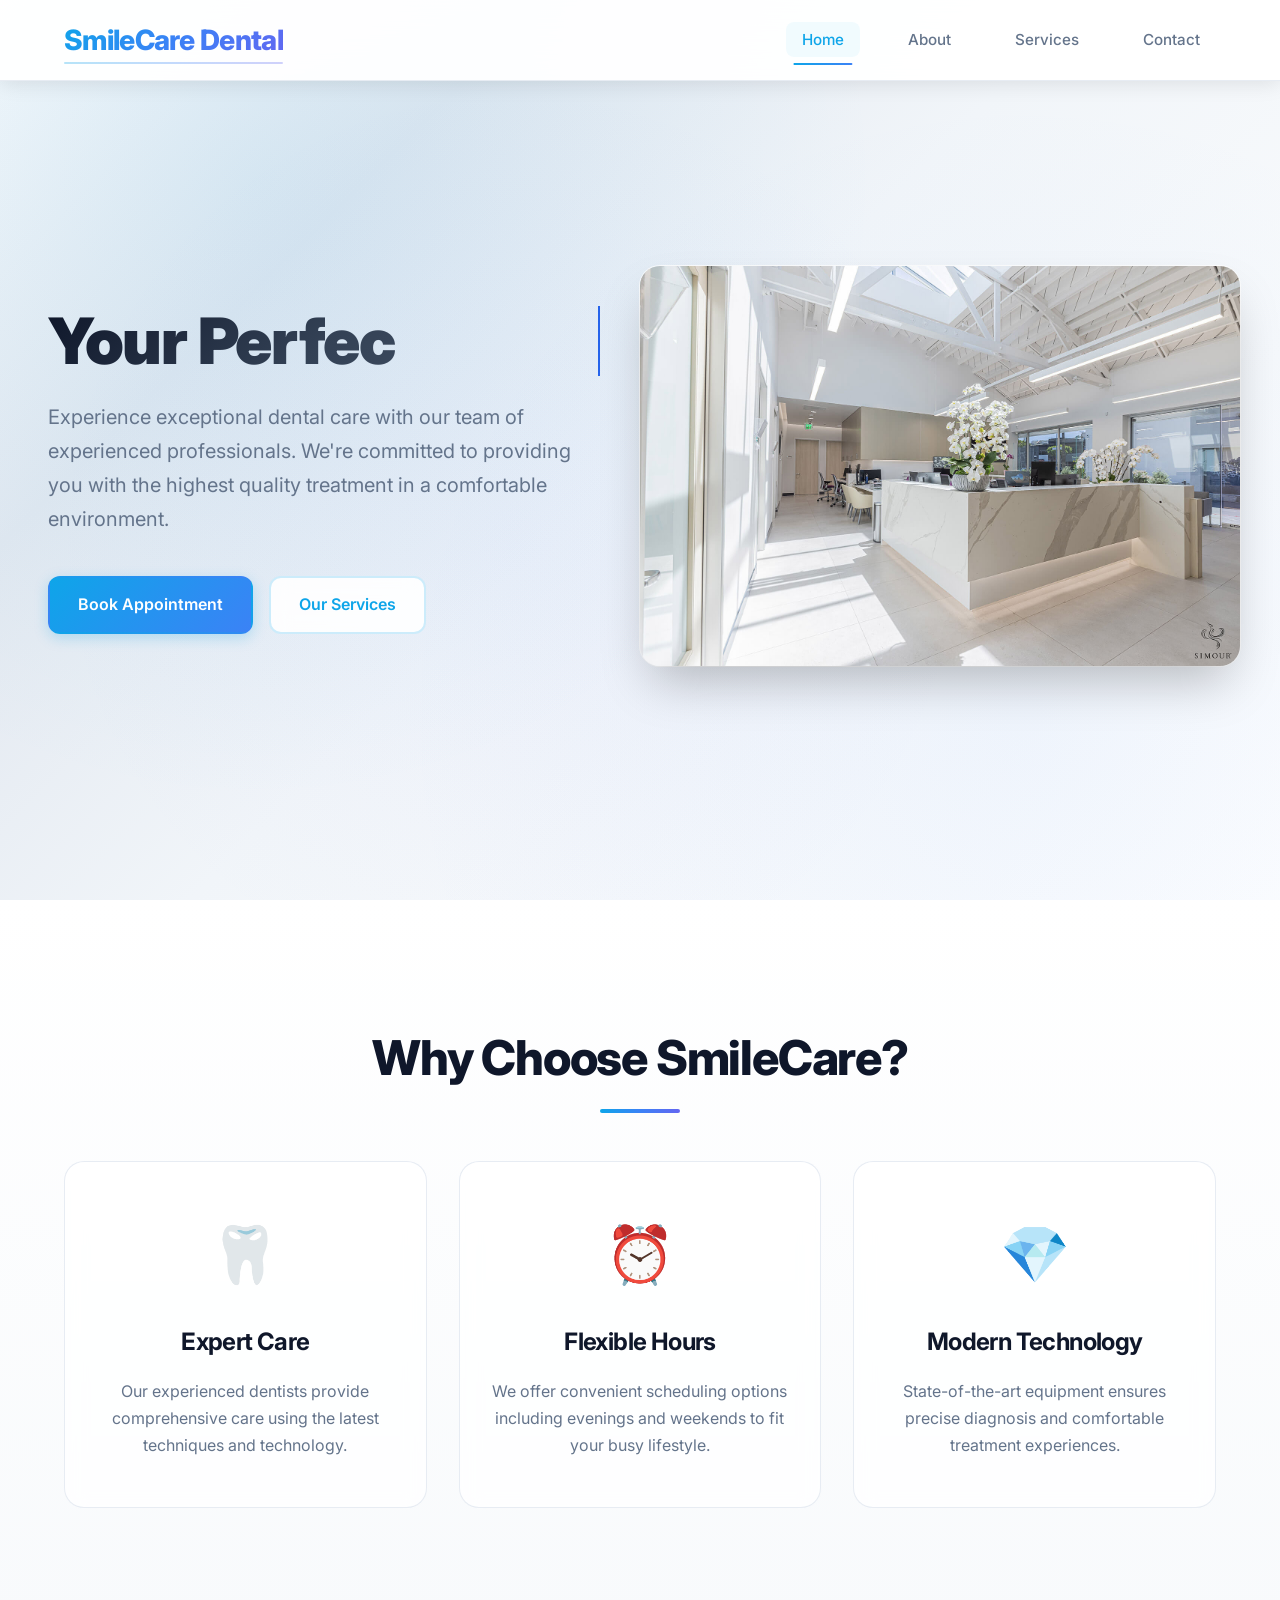
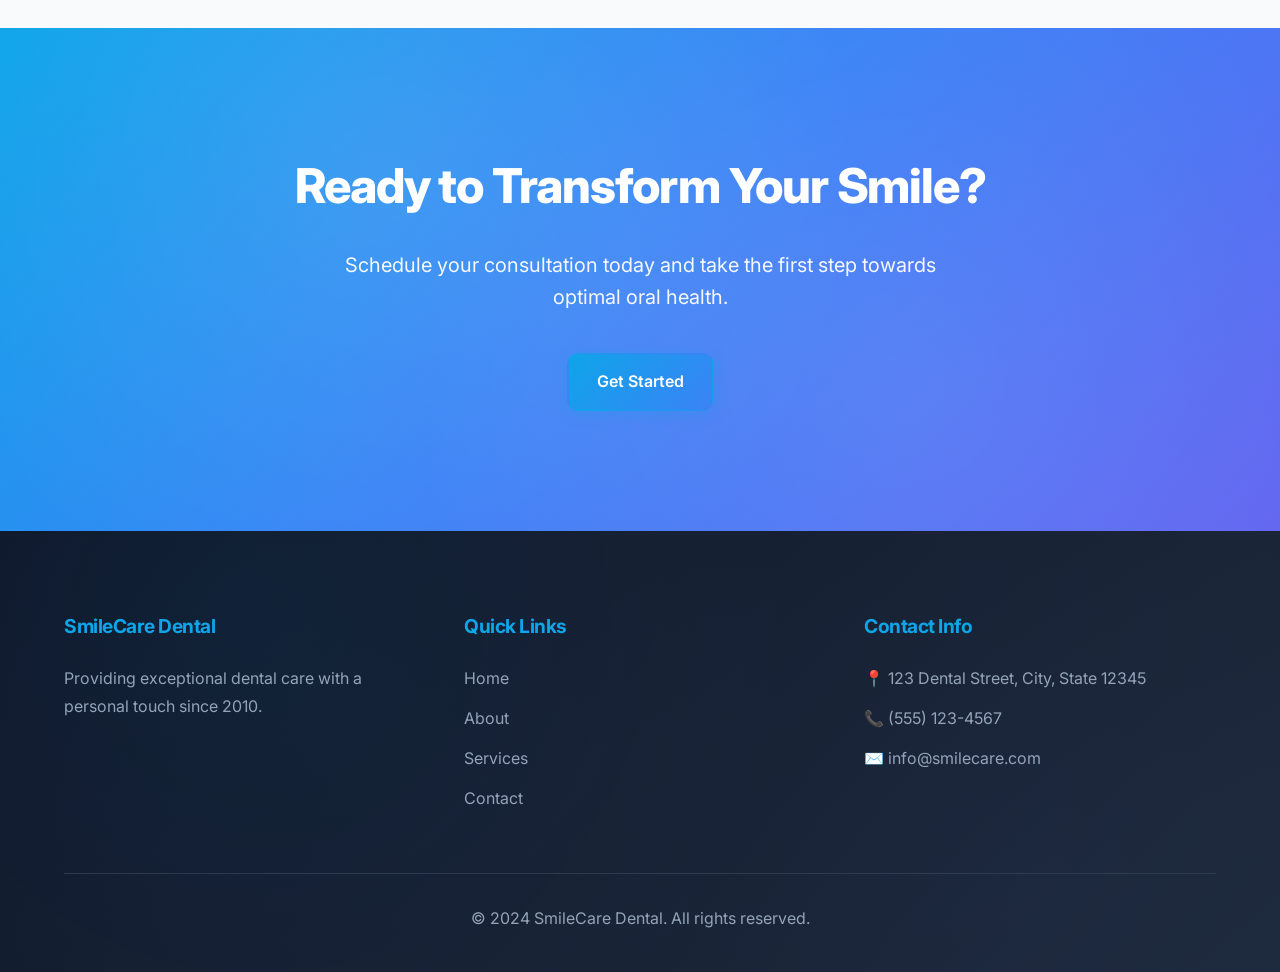
<file: index.html>
<!DOCTYPE html>
<html lang="en">
<head>
    <meta charset="UTF-8">
    <meta name="viewport" content="width=device-width, initial-scale=1.0">
    <title>SmileCare Dental - Your Trusted Dental Practice</title>
    <link rel="stylesheet" href="styles.css">
    <link href="https://fonts.googleapis.com/css2?family=Inter:wght@300;400;500;600;700&display=swap" rel="stylesheet">
</head>
<body>
    <nav class="navbar">
        <div class="nav-container">
            <div class="nav-logo">
                <h2>SmileCare Dental</h2>
            </div>
            <ul class="nav-menu">
                <li class="nav-item">
                    <a href="index.html" class="nav-link active">Home</a>
                </li>
                <li class="nav-item">
                    <a href="about.html" class="nav-link">About</a>
                </li>
                <li class="nav-item">
                    <a href="services.html" class="nav-link">Services</a>
                </li>
                <li class="nav-item">
                    <a href="contact.html" class="nav-link">Contact</a>
                </li>
            </ul>
            <div class="nav-toggle">
                <span class="bar"></span>
                <span class="bar"></span>
                <span class="bar"></span>
            </div>
        </div>
    </nav>

    <main>
        <section class="hero" >
            <div class="hero-content container">
                <h1 class="hero-title">Your Perfect Smile Starts Here</h1>
                <p class="hero-subtitle">Experience exceptional dental care with our team of experienced professionals. We're committed to providing you with the highest quality treatment in a comfortable environment.</p>
                <div class="hero-buttons">
                    <a href="contact.html" class="btn btn-primary">Book Appointment</a>
                    <a href="services.html" class="btn btn-secondary">Our Services</a>
                </div>
            </div>
            <div class="hero-image">
               <img src="designing_modern_clean_inviting_medical_office.jpg" alt="Modern dental office" width="600" />


            </div>
        </section>

        <section class="features">
            <div class="container">
                <h2 class="section-title">Why Choose SmileCare?</h2>
                <div class="features-grid">
                    <div class="feature-card">
                        <div class="feature-icon">🦷</div>
                        <h3>Expert Care</h3>
                        <p>Our experienced dentists provide comprehensive care using the latest techniques and technology.</p>
                    </div>
                    <div class="feature-card">
                        <div class="feature-icon">⏰</div>
                        <h3>Flexible Hours</h3>
                        <p>We offer convenient scheduling options including evenings and weekends to fit your busy lifestyle.</p>
                    </div>
                    <div class="feature-card">
                        <div class="feature-icon">💎</div>
                        <h3>Modern Technology</h3>
                        <p>State-of-the-art equipment ensures precise diagnosis and comfortable treatment experiences.</p>
                    </div>
                   
                </div>
            </div>
        </section>

        <section class="cta">
            <div class="container">
                <div class="cta-content">
                    <h2 style="color: #2563eb;">Ready to Transform Your Smile?</h2>
                    <p style="color: #2563eb;">Schedule your consultation today and take the first step towards optimal oral health.</p>
                    <a href="contact.html" class="btn btn-primary">Get Started</a>
                </div>
            </div>
        </section>
    </main>

    <footer class="footer">
        <div class="container">
            <div class="footer-content">
                <div class="footer-section">
                    <h3>SmileCare Dental</h3>
                    <p>Providing exceptional dental care with a personal touch since 2010.</p>
                </div>
                <div class="footer-section">
                    <h4>Quick Links</h4>
                    <ul>
                        <li><a href="index.html">Home</a></li>
                        <li><a href="about.html">About</a></li>
                        <li><a href="services.html">Services</a></li>
                        <li><a href="contact.html">Contact</a></li>
                    </ul>
                </div>
                <div class="footer-section">
                    <h4>Contact Info</h4>
                    <p>📍 123 Dental Street, City, State 12345</p>
                    <p>📞 (555) 123-4567</p>
                    <p>✉️ info@smilecare.com</p>
                </div>
            </div>
            <div class="footer-bottom">
                <p>&copy; 2024 SmileCare Dental. All rights reserved.</p>
            </div>
        </div>
    </footer>
    


    <script src="script.js"></script>
</body>
</html>
</file>
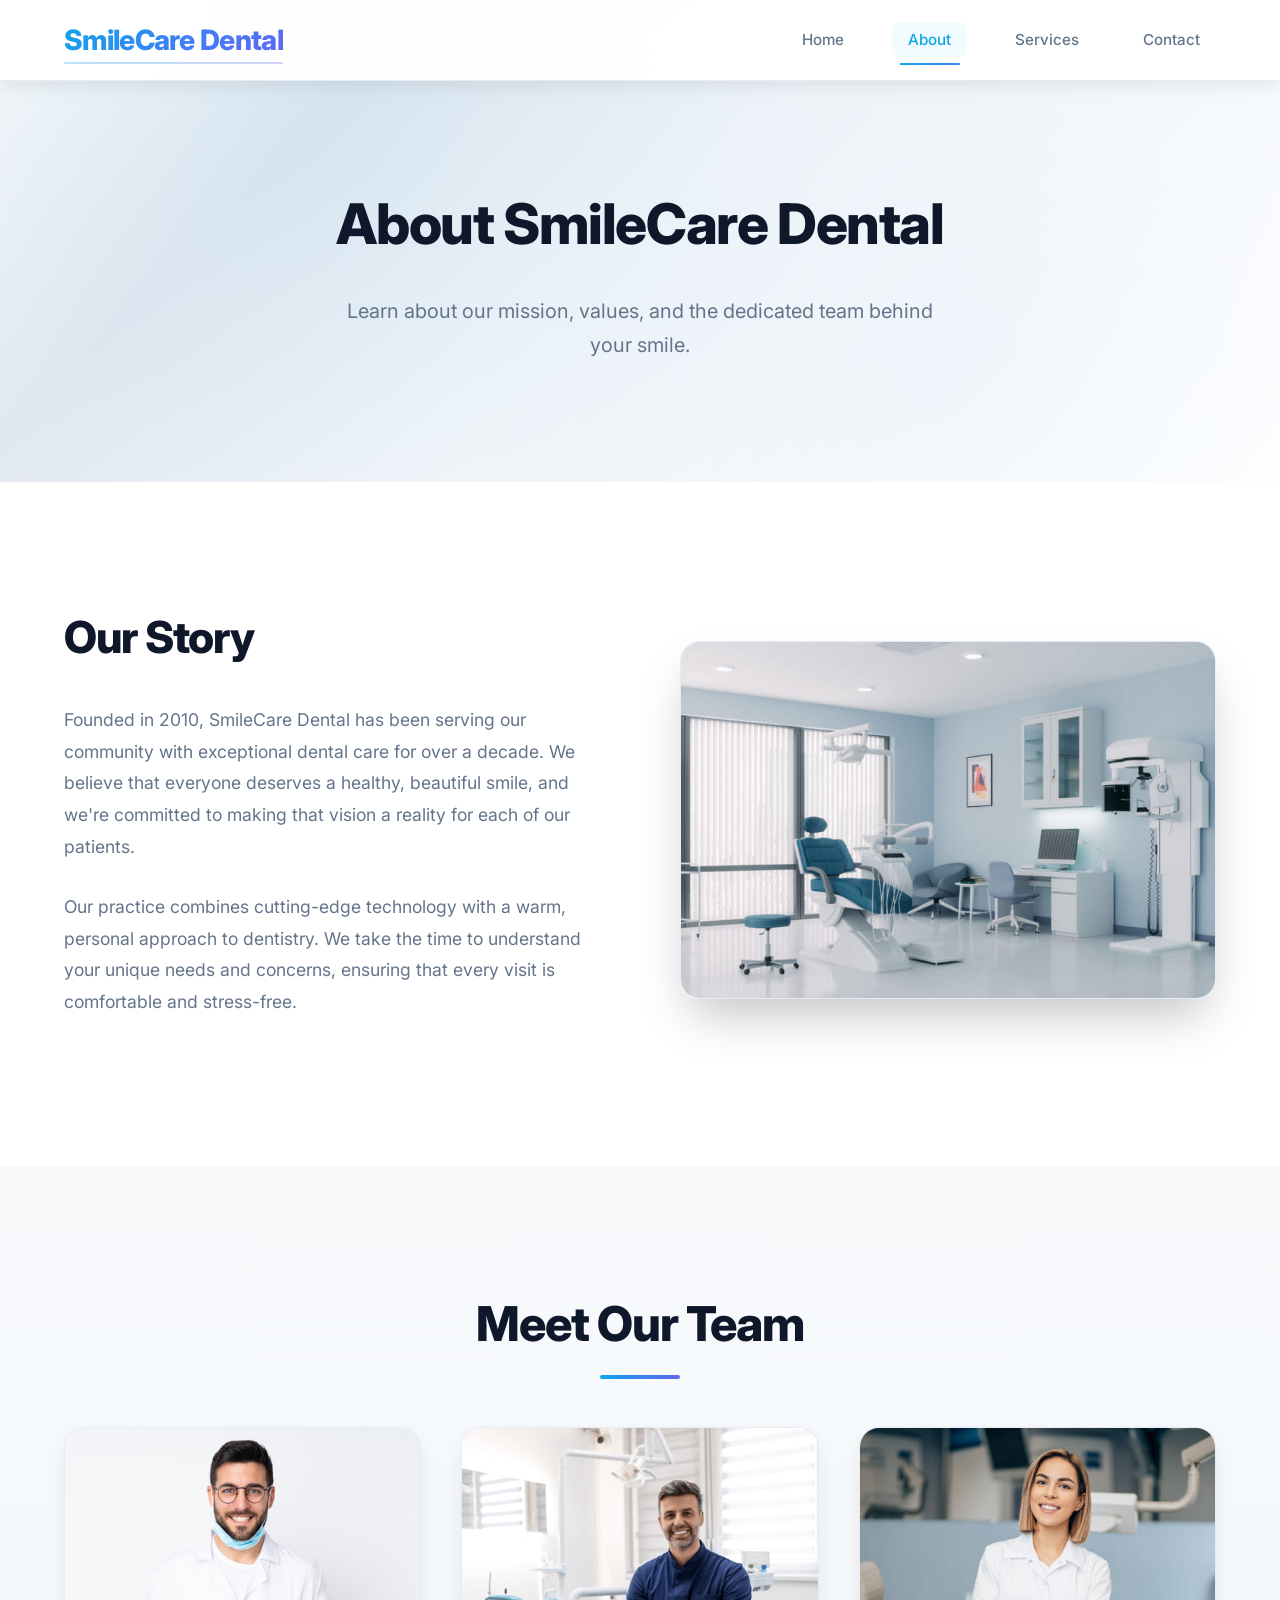
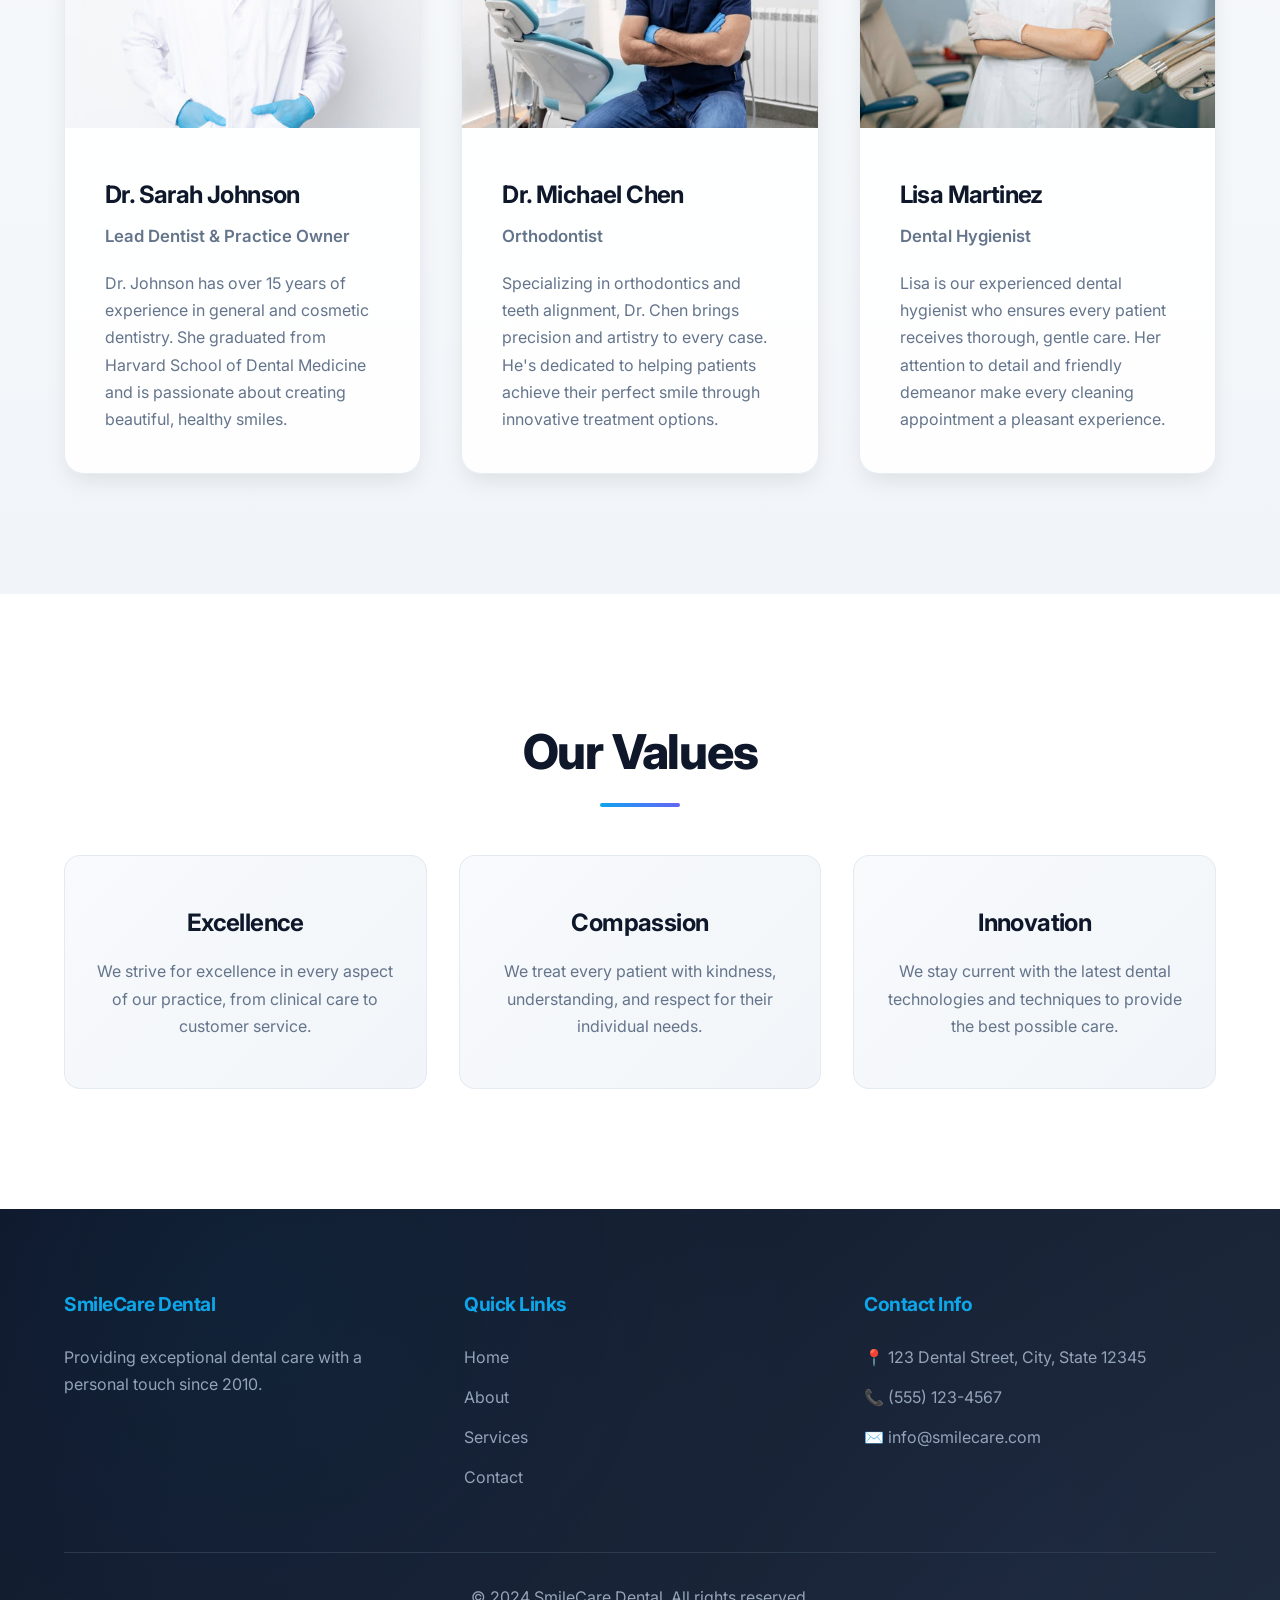
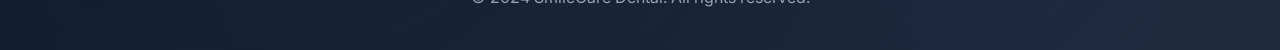
<file: about.html>
<!DOCTYPE html>
<html lang="en">
<head>
    <meta charset="UTF-8">
    <meta name="viewport" content="width=device-width, initial-scale=1.0">
    <title>About Us - SmileCare Dental</title>
    <link rel="stylesheet" href="styles.css">
    <link href="https://fonts.googleapis.com/css2?family=Inter:wght@300;400;500;600;700&display=swap" rel="stylesheet">
</head>
<body>
    <nav class="navbar">
        <div class="nav-container">
            <div class="nav-logo">
                <h2>SmileCare Dental</h2>
            </div>
            <ul class="nav-menu">
                <li class="nav-item">
                    <a href="index.html" class="nav-link">Home</a>
                </li>
                <li class="nav-item">
                    <a href="about.html" class="nav-link active">About</a>
                </li>
                <li class="nav-item">
                    <a href="services.html" class="nav-link">Services</a>
                </li>
                <li class="nav-item">
                    <a href="contact.html" class="nav-link">Contact</a>
                </li>
            </ul>
            <div class="nav-toggle">
                <span class="bar"></span>
                <span class="bar"></span>
                <span class="bar"></span>
            </div>
        </div>
    </nav>

    <main>
        <section class="page-header">
            <div class="container">
                <h1>About SmileCare Dental</h1>
                <p>Learn about our mission, values, and the dedicated team behind your smile.</p>
            </div>
        </section>

        <section class="about-content">
            <div class="container">
                <div class="about-grid">
                    <div class="about-text">
                        <h2>Our Story</h2>
                        <p>Founded in 2010, SmileCare Dental has been serving our community with exceptional dental care for over a decade. We believe that everyone deserves a healthy, beautiful smile, and we're committed to making that vision a reality for each of our patients.</p>
                        <p>Our practice combines cutting-edge technology with a warm, personal approach to dentistry. We take the time to understand your unique needs and concerns, ensuring that every visit is comfortable and stress-free.</p>
                    </div>
                    <div class="about-image">
                        <img src="iStock-1419156177-768x512.jpg" alt="Our dental office" />
                    </div>
                </div>
            </div>
        </section>

        <section class="team">
            <div class="container">
                <h2 class="section-title">Meet Our Team</h2>
                <div class="team-grid">
                    <div class="team-member">
                        <div class="member-image">
                            <img src="360_F_326988952_FzHbRtIR1VeNru9cCD7rY6SMVZbvLWMQ.jpg" alt="Dr. Sarah Johnson" />
                        </div>
                        <div class="member-info">
                            <h3>Dr. Sarah Johnson</h3>
                            <p class="member-title">Lead Dentist & Practice Owner</p>
                            <p>Dr. Johnson has over 15 years of experience in general and cosmetic dentistry. She graduated from Harvard School of Dental Medicine and is passionate about creating beautiful, healthy smiles.</p>
                        </div>
                    </div>
                    <div class="team-member">
                        <div class="member-image">
                            <img src="dentist-man-smiling-while-standing-600nw-2292857297.webp" alt="Dr. Michael Chen" />
                        </div>
                        <div class="member-info">
                            <h3>Dr. Michael Chen</h3>
                            <p class="member-title">Orthodontist</p>
                            <p>Specializing in orthodontics and teeth alignment, Dr. Chen brings precision and artistry to every case. He's dedicated to helping patients achieve their perfect smile through innovative treatment options.</p>
                        </div>
                    </div>
                    <div class="team-member">
                        <div class="member-image">
                            <img src="istockphoto-1241450343-612x612.jpg" alt="Lisa Martinez" />
                        </div>
                        <div class="member-info">
                            <h3>Lisa Martinez</h3>
                            <p class="member-title">Dental Hygienist</p>
                            <p>Lisa is our experienced dental hygienist who ensures every patient receives thorough, gentle care. Her attention to detail and friendly demeanor make every cleaning appointment a pleasant experience.</p>
                        </div>
                    </div>
                </div>
            </div>
        </section>

        <section class="values">
            <div class="container">
                <h2 class="section-title">Our Values</h2>
                <div class="values-grid">
                    <div class="value-item">
                        <h3>Excellence</h3>
                        <p>We strive for excellence in every aspect of our practice, from clinical care to customer service.</p>
                    </div>
                    <div class="value-item">
                        <h3>Compassion</h3>
                        <p>We treat every patient with kindness, understanding, and respect for their individual needs.</p>
                    </div>
                    <div class="value-item">
                        <h3>Innovation</h3>
                        <p>We stay current with the latest dental technologies and techniques to provide the best possible care.</p>
                    </div>
                </div>
            </div>
        </section>
    </main>

    <footer class="footer">
        <div class="container">
            <div class="footer-content">
                <div class="footer-section">
                    <h3>SmileCare Dental</h3>
                    <p>Providing exceptional dental care with a personal touch since 2010.</p>
                </div>
                <div class="footer-section">
                    <h4>Quick Links</h4>
                    <ul>
                        <li><a href="index.html">Home</a></li>
                        <li><a href="about.html">About</a></li>
                        <li><a href="services.html">Services</a></li>
                        <li><a href="contact.html">Contact</a></li>
                    </ul>
                </div>
                <div class="footer-section">
                    <h4>Contact Info</h4>
                    <p>📍 123 Dental Street, City, State 12345</p>
                    <p>📞 (555) 123-4567</p>
                    <p>✉️ info@smilecare.com</p>
                </div>
            </div>
            <div class="footer-bottom">
                <p>&copy; 2024 SmileCare Dental. All rights reserved.</p>
            </div>
        </div>
    </footer>

    <script src="script.js"></script>
</body>
</html>
</file>
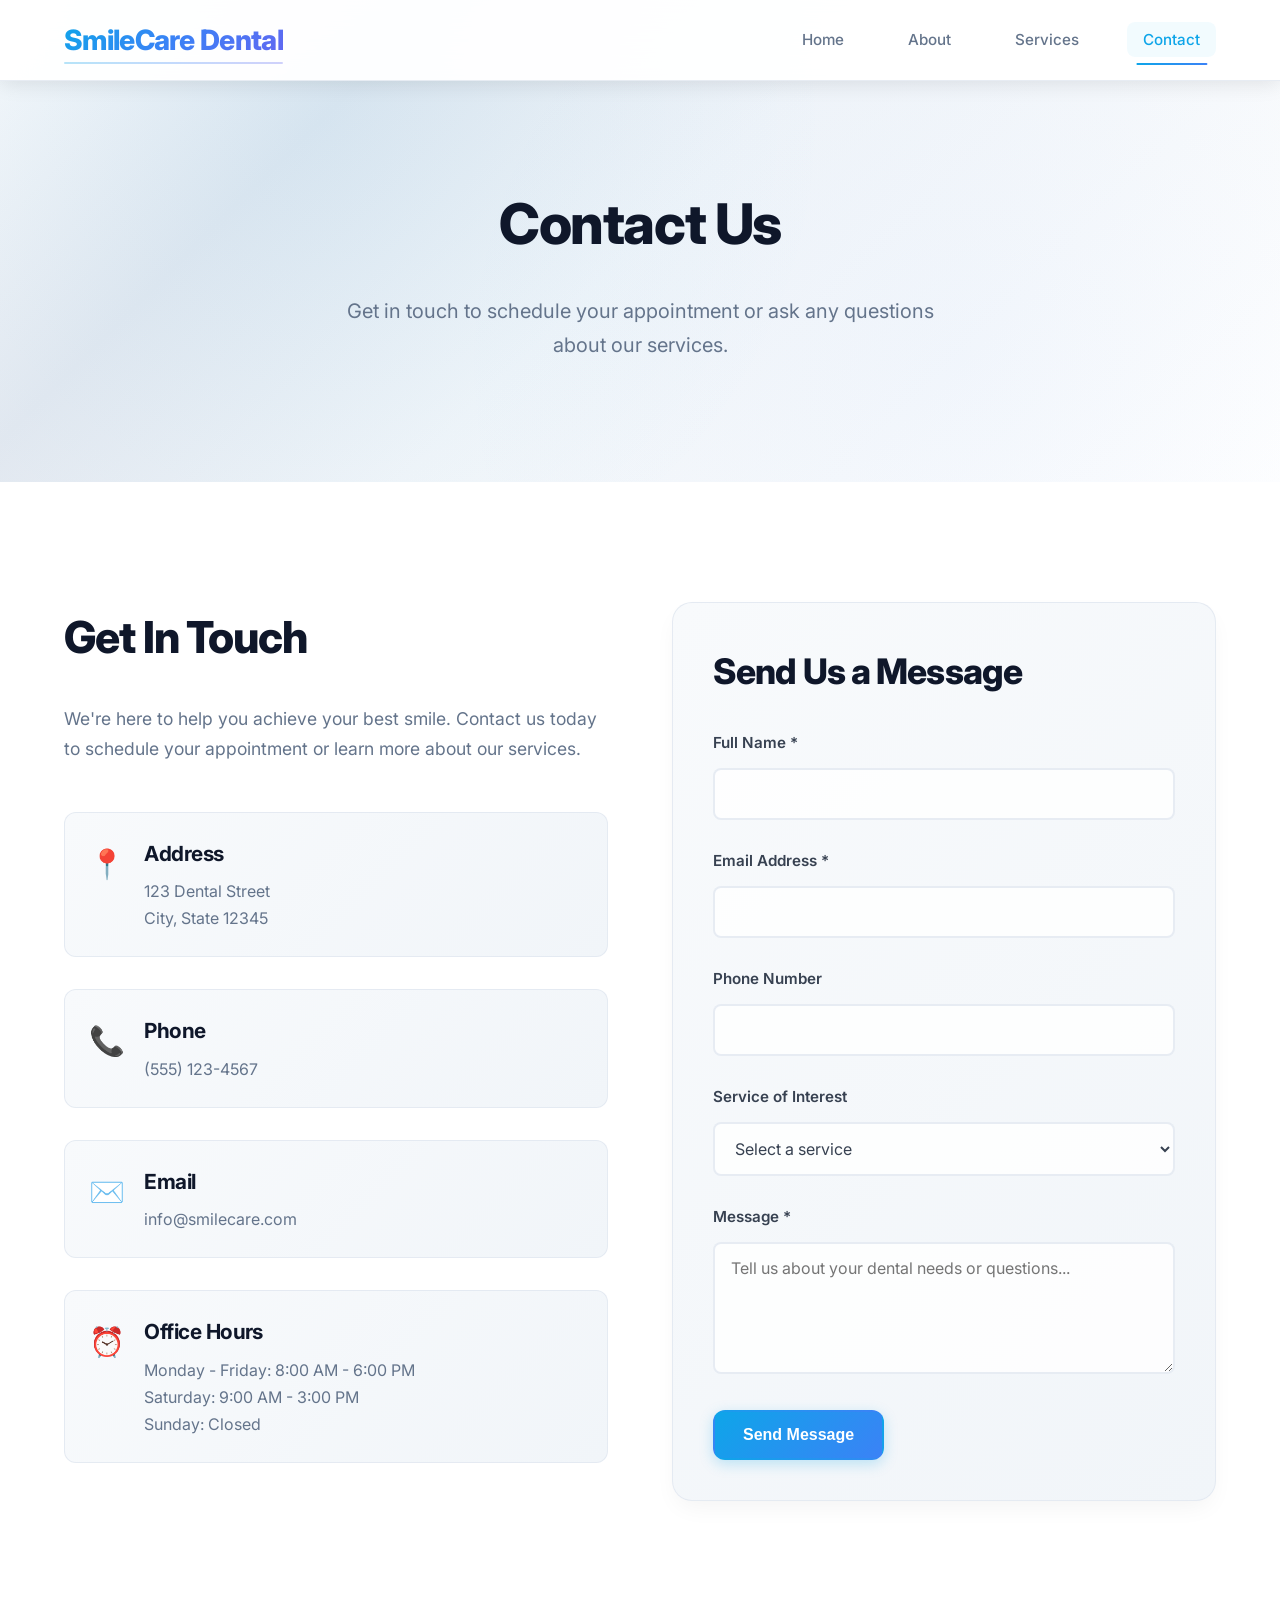
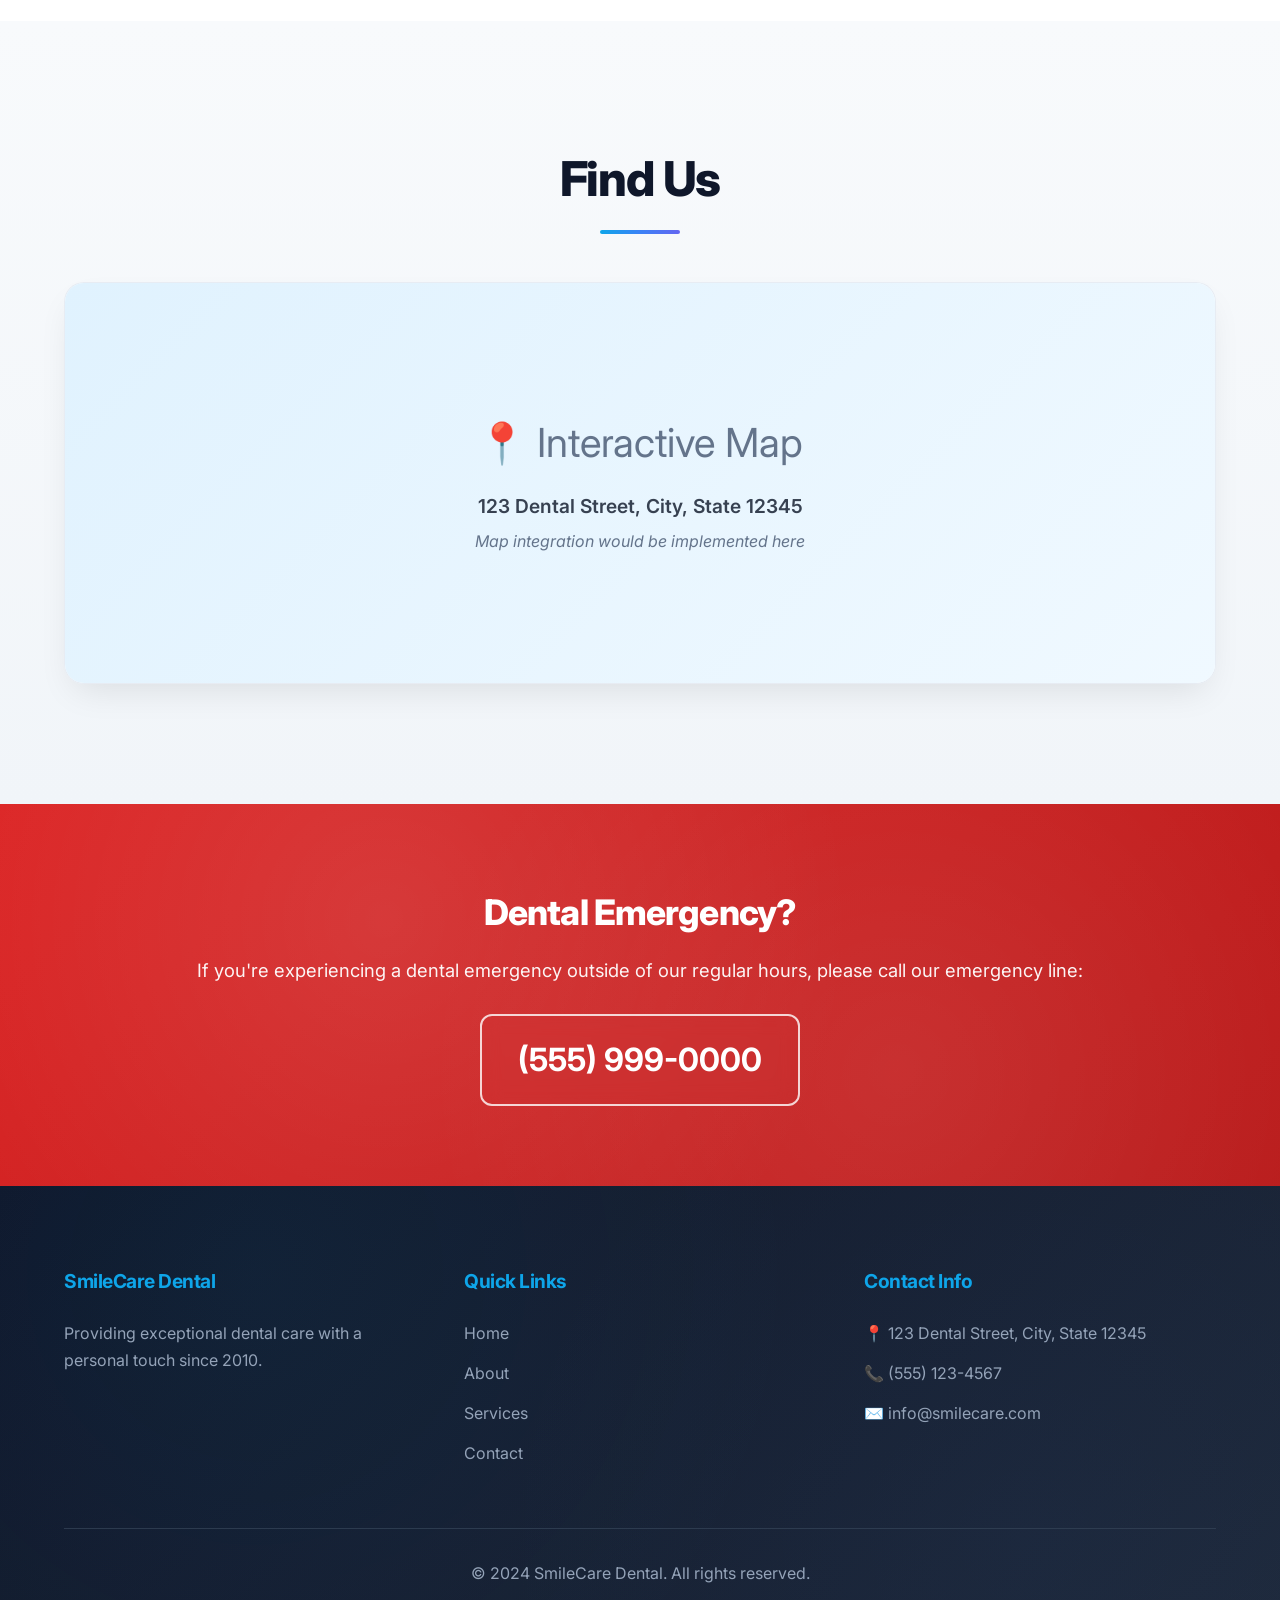
<file: contact.html>
<!DOCTYPE html>
<html lang="en">
<head>
    <meta charset="UTF-8">
    <meta name="viewport" content="width=device-width, initial-scale=1.0">
    <title>Contact Us - SmileCare Dental</title>
    <link rel="stylesheet" href="styles.css">
    <link href="https://fonts.googleapis.com/css2?family=Inter:wght@300;400;500;600;700&display=swap" rel="stylesheet">
</head>
<body>
    <nav class="navbar">
        <div class="nav-container">
            <div class="nav-logo">
                <h2>SmileCare Dental</h2>
            </div>
            <ul class="nav-menu">
                <li class="nav-item">
                    <a href="index.html" class="nav-link">Home</a>
                </li>
                <li class="nav-item">
                    <a href="about.html" class="nav-link">About</a>
                </li>
                <li class="nav-item">
                    <a href="services.html" class="nav-link">Services</a>
                </li>
                <li class="nav-item">
                    <a href="contact.html" class="nav-link active">Contact</a>
                </li>
            </ul>
            <div class="nav-toggle">
                <span class="bar"></span>
                <span class="bar"></span>
                <span class="bar"></span>
            </div>
        </div>
    </nav>

    <main>
        <section class="page-header">
            <div class="container">
                <h1>Contact Us</h1>
                <p>Get in touch to schedule your appointment or ask any questions about our services.</p>
            </div>
        </section>

        <section class="contact">
            <div class="container">
                <div class="contact-grid">
                    <div class="contact-info">
                        <h2>Get In Touch</h2>
                        <p>We're here to help you achieve your best smile. Contact us today to schedule your appointment or learn more about our services.</p>
                        
                        <div class="contact-item">
                            <div class="contact-icon">📍</div>
                            <div>
                                <h3>Address</h3>
                                <p>123 Dental Street<br>City, State 12345</p>
                            </div>
                        </div>

                        <div class="contact-item">
                            <div class="contact-icon">📞</div>
                            <div>
                                <h3>Phone</h3>
                                <p>(555) 123-4567</p>
                            </div>
                        </div>

                        <div class="contact-item">
                            <div class="contact-icon">✉️</div>
                            <div>
                                <h3>Email</h3>
                                <p>info@smilecare.com</p>
                            </div>
                        </div>

                        <div class="contact-item">
                            <div class="contact-icon">⏰</div>
                            <div>
                                <h3>Office Hours</h3>
                                <p>Monday - Friday: 8:00 AM - 6:00 PM<br>
                                Saturday: 9:00 AM - 3:00 PM<br>
                                Sunday: Closed</p>
                            </div>
                        </div>
                    </div>

                    <div class="contact-form-container">
                        <form class="contact-form" id="contactForm">
                            <h2>Send Us a Message</h2>
                            
                            <div class="form-group">
                                <label for="name">Full Name *</label>
                                <input type="text" id="name" name="name" required>
                            </div>

                            <div class="form-group">
                                <label for="email">Email Address *</label>
                                <input type="email" id="email" name="email" required>
                            </div>

                            <div class="form-group">
                                <label for="phone">Phone Number</label>
                                <input type="tel" id="phone" name="phone">
                            </div>

                            <div class="form-group">
                                <label for="service">Service of Interest</label>
                                <select id="service" name="service">
                                    <option value="">Select a service</option>
                                    <option value="general">General Dentistry</option>
                                    <option value="cosmetic">Cosmetic Dentistry</option>
                                    <option value="orthodontics">Orthodontics</option>
                                    <option value="surgery">Oral Surgery</option>
                                    <option value="pediatric">Pediatric Dentistry</option>
                                    <option value="emergency">Emergency Care</option>
                                </select>
                            </div>

                            <div class="form-group">
                                <label for="message">Message *</label>
                                <textarea id="message" name="message" rows="5" required placeholder="Tell us about your dental needs or questions..."></textarea>
                            </div>

                            <button type="submit" class="btn btn-primary">Send Message</button>
                        </form>
                    </div>
                </div>
            </div>
        </section>

        <section class="map">
            <div class="container">
                <h2 class="section-title">Find Us</h2>
                <div class="map-container">
                    <div class="map-placeholder">
                        <p>📍 Interactive Map</p>
                        <p>123 Dental Street, City, State 12345</p>
                        <p><em>Map integration would be implemented here</em></p>
                    </div>
                </div>
            </div>
        </section>

        <section class="emergency">
            <div class="container">
                <div class="emergency-content">
                    <h2>Dental Emergency?</h2>
                    <p>If you're experiencing a dental emergency outside of our regular hours, please call our emergency line:</p>
                    <a href="tel:555-999-0000" class="emergency-phone">(555) 999-0000</a>
                </div>
            </div>
        </section>
    </main>

    <footer class="footer">
        <div class="container">
            <div class="footer-content">
                <div class="footer-section">
                    <h3>SmileCare Dental</h3>
                    <p>Providing exceptional dental care with a personal touch since 2010.</p>
                </div>
                <div class="footer-section">
                    <h4>Quick Links</h4>
                    <ul>
                        <li><a href="index.html">Home</a></li>
                        <li><a href="about.html">About</a></li>
                        <li><a href="services.html">Services</a></li>
                        <li><a href="contact.html">Contact</a></li>
                    </ul>
                </div>
                <div class="footer-section">
                    <h4>Contact Info</h4>
                    <p>📍 123 Dental Street, City, State 12345</p>
                    <p>📞 (555) 123-4567</p>
                    <p>✉️ info@smilecare.com</p>
                </div>
            </div>
            <div class="footer-bottom">
                <p>&copy; 2024 SmileCare Dental. All rights reserved.</p>
            </div>
        </div>
    </footer>

    <script src="script.js"></script>
</body>
</html>
</file>
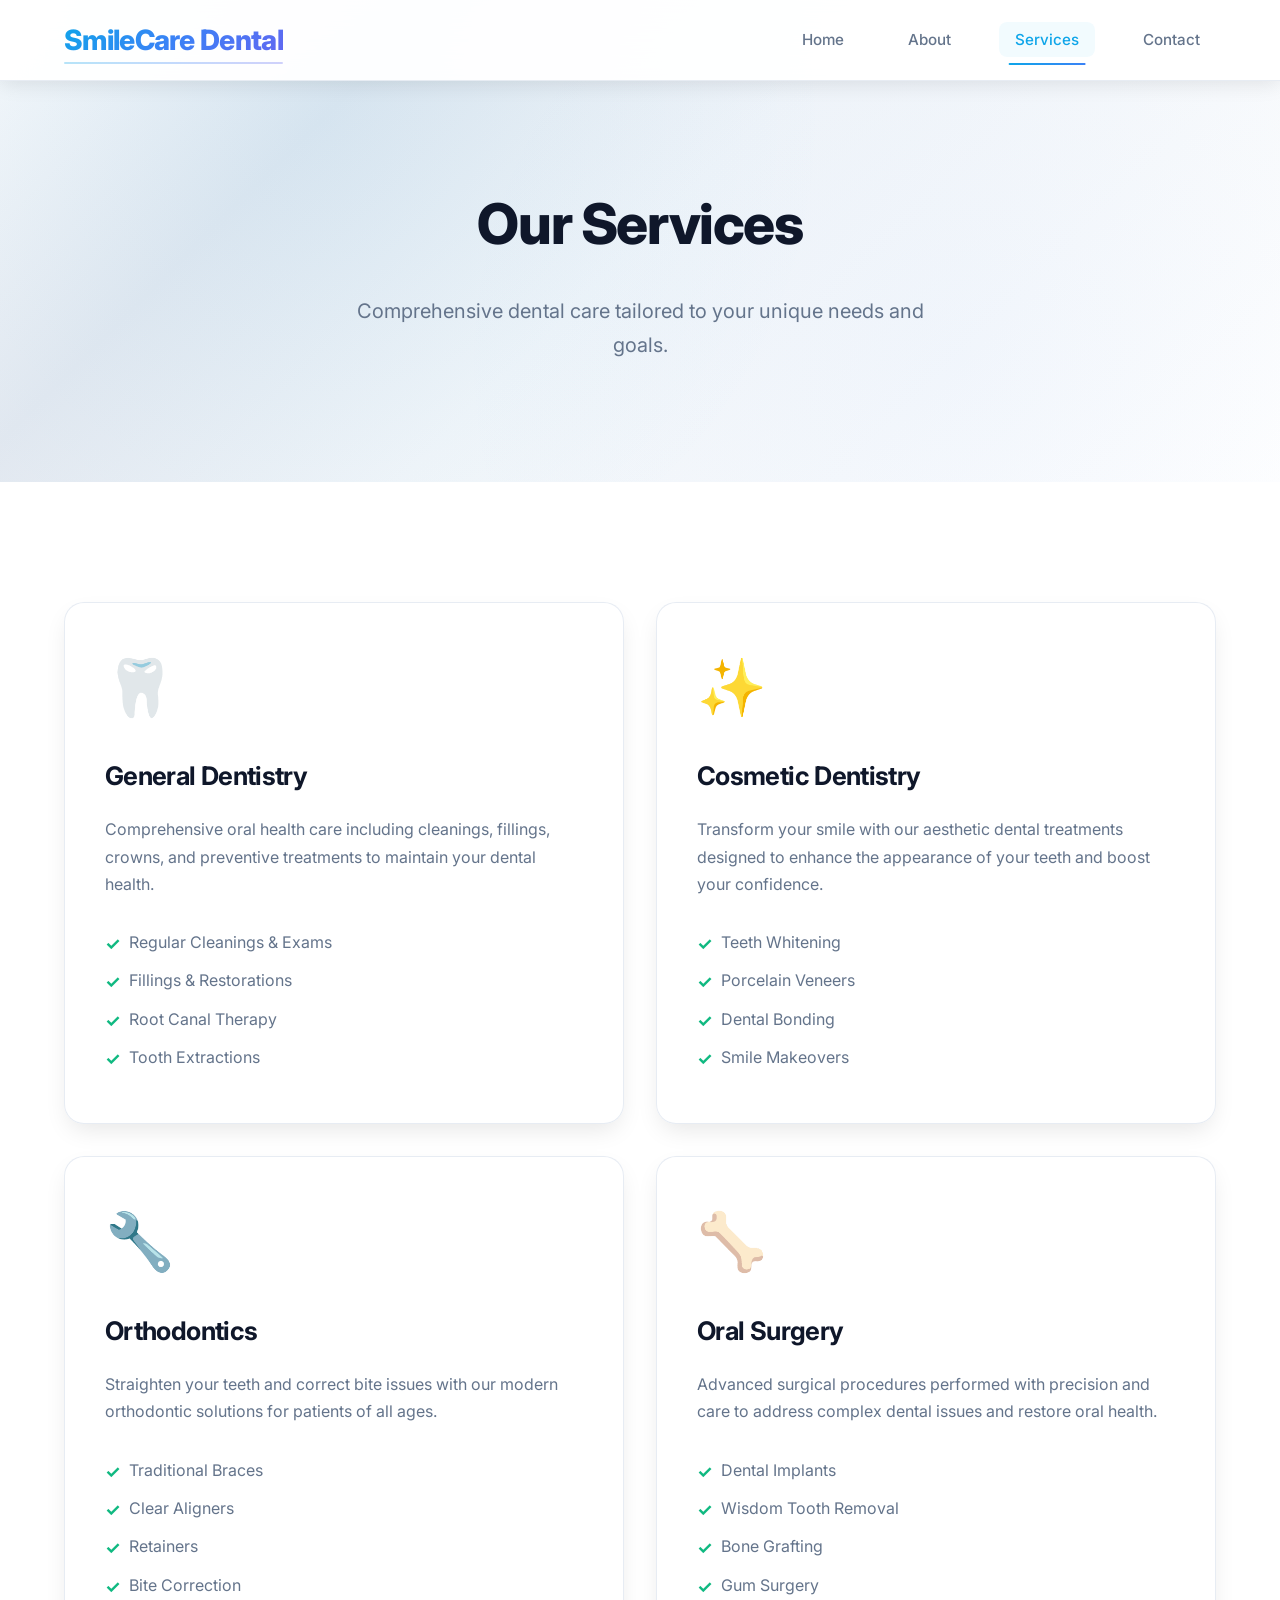
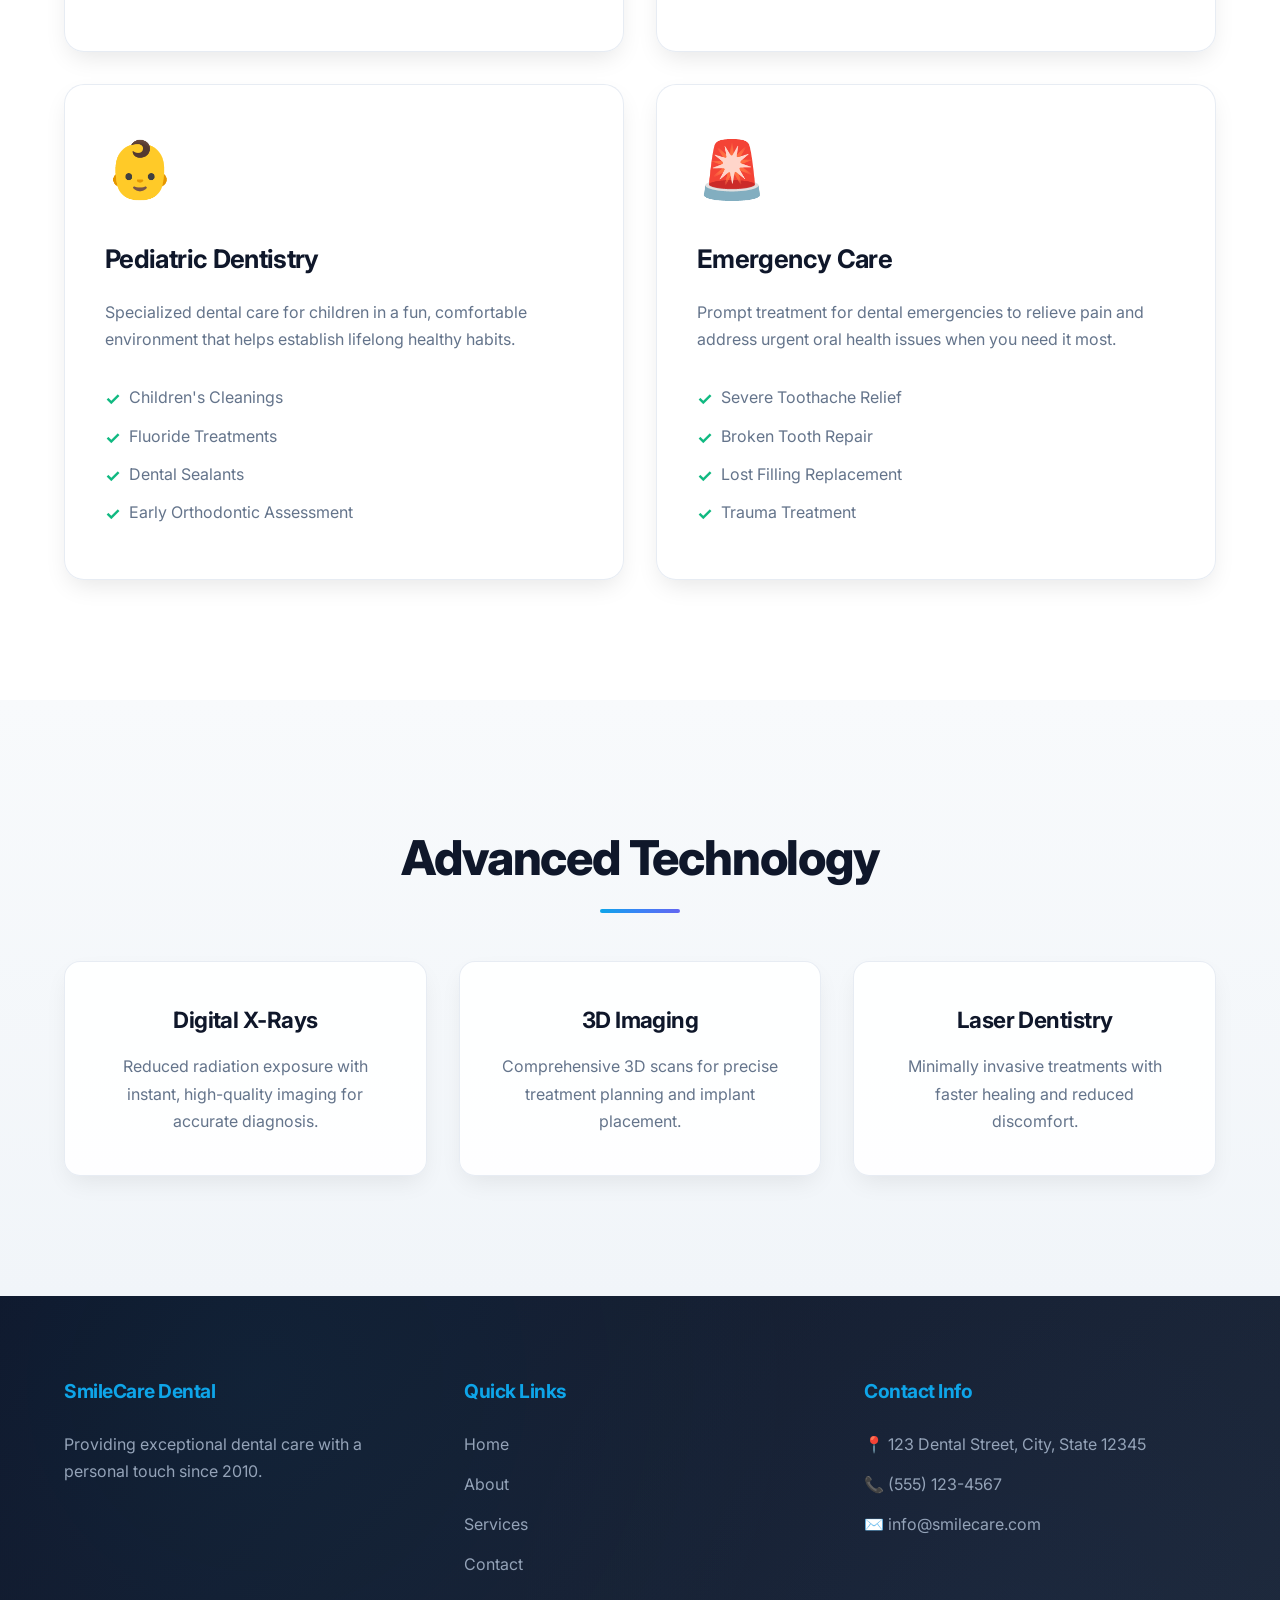
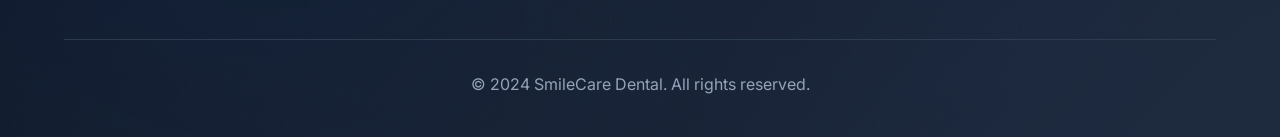
<file: services.html>
<!DOCTYPE html>
<html lang="en">
<head>
    <meta charset="UTF-8">
    <meta name="viewport" content="width=device-width, initial-scale=1.0">
    <title>Services - SmileCare Dental</title>
    <link rel="stylesheet" href="styles.css">
    <link href="https://fonts.googleapis.com/css2?family=Inter:wght@300;400;500;600;700&display=swap" rel="stylesheet">
</head>
<body>
    <nav class="navbar">
        <div class="nav-container">
            <div class="nav-logo">
                <h2>SmileCare Dental</h2>
            </div>
            <ul class="nav-menu">
                <li class="nav-item">
                    <a href="index.html" class="nav-link">Home</a>
                </li>
                <li class="nav-item">
                    <a href="about.html" class="nav-link">About</a>
                </li>
                <li class="nav-item">
                    <a href="services.html" class="nav-link active">Services</a>
                </li>
                <li class="nav-item">
                    <a href="contact.html" class="nav-link">Contact</a>
                </li>
            </ul>
            <div class="nav-toggle">
                <span class="bar"></span>
                <span class="bar"></span>
                <span class="bar"></span>
            </div>
        </div>
    </nav>

    <main>
        <section class="page-header">
            <div class="container">
                <h1>Our Services</h1>
                <p>Comprehensive dental care tailored to your unique needs and goals.</p>
            </div>
        </section>

        <section class="services">
            <div class="container">
                <div class="services-grid">
                    <div class="service-card">
                        <div class="service-icon">🦷</div>
                        <h3>General Dentistry</h3>
                        <p>Comprehensive oral health care including cleanings, fillings, crowns, and preventive treatments to maintain your dental health.</p>
                        <ul class="service-list">
                            <li>Regular Cleanings & Exams</li>
                            <li>Fillings & Restorations</li>
                            <li>Root Canal Therapy</li>
                            <li>Tooth Extractions</li>
                        </ul>
                    </div>

                    <div class="service-card">
                        <div class="service-icon">✨</div>
                        <h3>Cosmetic Dentistry</h3>
                        <p>Transform your smile with our aesthetic dental treatments designed to enhance the appearance of your teeth and boost your confidence.</p>
                        <ul class="service-list">
                            <li>Teeth Whitening</li>
                            <li>Porcelain Veneers</li>
                            <li>Dental Bonding</li>
                            <li>Smile Makeovers</li>
                        </ul>
                    </div>

                    <div class="service-card">
                        <div class="service-icon">🔧</div>
                        <h3>Orthodontics</h3>
                        <p>Straighten your teeth and correct bite issues with our modern orthodontic solutions for patients of all ages.</p>
                        <ul class="service-list">
                            <li>Traditional Braces</li>
                            <li>Clear Aligners</li>
                            <li>Retainers</li>
                            <li>Bite Correction</li>
                        </ul>
                    </div>

                    <div class="service-card">
                        <div class="service-icon">🦴</div>
                        <h3>Oral Surgery</h3>
                        <p>Advanced surgical procedures performed with precision and care to address complex dental issues and restore oral health.</p>
                        <ul class="service-list">
                            <li>Dental Implants</li>
                            <li>Wisdom Tooth Removal</li>
                            <li>Bone Grafting</li>
                            <li>Gum Surgery</li>
                        </ul>
                    </div>

                    <div class="service-card">
                        <div class="service-icon">👶</div>
                        <h3>Pediatric Dentistry</h3>
                        <p>Specialized dental care for children in a fun, comfortable environment that helps establish lifelong healthy habits.</p>
                        <ul class="service-list">
                            <li>Children's Cleanings</li>
                            <li>Fluoride Treatments</li>
                            <li>Dental Sealants</li>
                            <li>Early Orthodontic Assessment</li>
                        </ul>
                    </div>

                    <div class="service-card">
                        <div class="service-icon">🚨</div>
                        <h3>Emergency Care</h3>
                        <p>Prompt treatment for dental emergencies to relieve pain and address urgent oral health issues when you need it most.</p>
                        <ul class="service-list">
                            <li>Severe Toothache Relief</li>
                            <li>Broken Tooth Repair</li>
                            <li>Lost Filling Replacement</li>
                            <li>Trauma Treatment</li>
                        </ul>
                    </div>
                </div>
            </div>
        </section>

        <section class="technology">
            <div class="container">
                <h2 class="section-title">Advanced Technology</h2>
                <div class="tech-grid">
                    <div class="tech-item">
                        <h3>Digital X-Rays</h3>
                        <p>Reduced radiation exposure with instant, high-quality imaging for accurate diagnosis.</p>
                    </div>
                    <div class="tech-item">
                        <h3>3D Imaging</h3>
                        <p>Comprehensive 3D scans for precise treatment planning and implant placement.</p>
                    </div>
                    <div class="tech-item">
                        <h3>Laser Dentistry</h3>
                        <p>Minimally invasive treatments with faster healing and reduced discomfort.</p>
                    </div>
                  
                </div>
            </div>
        </section>
    </main>

    <footer class="footer">
        <div class="container">
            <div class="footer-content">
                <div class="footer-section">
                    <h3>SmileCare Dental</h3>
                    <p>Providing exceptional dental care with a personal touch since 2010.</p>
                </div>
                <div class="footer-section">
                    <h4>Quick Links</h4>
                    <ul>
                        <li><a href="index.html">Home</a></li>
                        <li><a href="about.html">About</a></li>
                        <li><a href="services.html">Services</a></li>
                        <li><a href="contact.html">Contact</a></li>
                    </ul>
                </div>
                <div class="footer-section">
                    <h4>Contact Info</h4>
                    <p>📍 123 Dental Street, City, State 12345</p>
                    <p>📞 (555) 123-4567</p>
                    <p>✉️ info@smilecare.com</p>
                </div>
            </div>
            <div class="footer-bottom">
                <p>&copy; 2024 SmileCare Dental. All rights reserved.</p>
            </div>
        </div>
    </footer>

    <script src="script.js"></script>
</body>
</html>
</file>
<file: styles.css>
/* Reset and Base Styles */
* {
  margin: 0;
  padding: 0;
  box-sizing: border-box;
}

body {
  font-family: "Inter", -apple-system, BlinkMacSystemFont, "Segoe UI", Roboto, sans-serif;
  line-height: 1.6;
  color: #1e293b;
  overflow-x: hidden;
  background: #ffffff;
  font-weight: 400;
  -webkit-font-smoothing: antialiased;
  -moz-osx-font-smoothing: grayscale;
}

.container {
  max-width: 1200px;
  margin: 0 auto;
  padding: 0 24px;
}

/* Navigation */
.navbar {
  background: rgba(255, 255, 255, 0.95);
  backdrop-filter: blur(20px);
  -webkit-backdrop-filter: blur(20px);
  position: fixed;
  top: 0;
  width: 100%;
  z-index: 1000;
  transition: all 0.3s cubic-bezier(0.4, 0, 0.2, 1);
  box-shadow: 0 1px 3px rgba(0, 0, 0, 0.1), 0 1px 2px rgba(0, 0, 0, 0.06);
  border-bottom: 1px solid rgba(226, 232, 240, 0.8);
}

.navbar.scrolled {
  background: rgba(255, 255, 255, 0.98);
  box-shadow: 0 4px 6px -1px rgba(0, 0, 0, 0.1), 0 2px 4px -1px rgba(0, 0, 0, 0.06);
}

.nav-container {
  max-width: 1200px;
  margin: 0 auto;
  padding: 0 24px;
  display: flex;
  justify-content: space-between;
  align-items: center;
  height: 80px;
}

.nav-logo h2 {
  background: linear-gradient(135deg, #0ea5e9 0%, #3b82f6 50%, #6366f1 100%);
  -webkit-background-clip: text;
  -webkit-text-fill-color: transparent;
  background-clip: text;
  font-weight: 800;
  font-size: 1.75rem;
  letter-spacing: -0.025em;
  position: relative;
}

.nav-logo h2::after {
  content: "";
  position: absolute;
  bottom: -2px;
  left: 0;
  width: 100%;
  height: 2px;
  background: linear-gradient(90deg, #0ea5e9, #3b82f6, #6366f1);
  border-radius: 1px;
  opacity: 0.3;
}

.nav-menu {
  display: flex;
  list-style: none;
  gap: 2rem;
}

.nav-link {
  text-decoration: none;
  color: #64748b;
  font-weight: 500;
  font-size: 0.95rem;
  transition: all 0.3s cubic-bezier(0.4, 0, 0.2, 1);
  position: relative;
  padding: 0.5rem 1rem;
  border-radius: 8px;
}

.nav-link:hover,
.nav-link.active {
  color: #0ea5e9;
  background: rgba(14, 165, 233, 0.05);
}

.nav-link::after {
  content: "";
  position: absolute;
  bottom: -8px;
  left: 50%;
  transform: translateX(-50%);
  width: 0;
  height: 2px;
  background: linear-gradient(90deg, #0ea5e9, #3b82f6);
  transition: width 0.3s cubic-bezier(0.4, 0, 0.2, 1);
  border-radius: 1px;
}

.nav-link:hover::after,
.nav-link.active::after {
  width: 80%;
}

.nav-toggle {
  display: none;
  flex-direction: column;
  cursor: pointer;
  padding: 0.5rem;
  border-radius: 6px;
  transition: background-color 0.2s ease;
}

.nav-toggle:hover {
  background: rgba(14, 165, 233, 0.05);
}

.bar {
  width: 24px;
  height: 2px;
  background: #64748b;
  margin: 3px 0;
  transition: 0.3s cubic-bezier(0.4, 0, 0.2, 1);
  border-radius: 2px;
}

/* Hero Section */
.hero {
  display: flex;
  align-items: center;
  min-height: 100vh;
  padding: 120px 24px 80px;
  background: linear-gradient(135deg, #f8fafc 0%, #e2e8f0 25%, #f1f5f9 50%, #ffffff 100%);
  position: relative;
  overflow: hidden;
}

.hero::before {
  content: "";
  position: absolute;
  top: 0;
  left: 0;
  right: 0;
  bottom: 0;
  background: radial-gradient(circle at 20% 20%, rgba(14, 165, 233, 0.08) 0%, transparent 50%),
    radial-gradient(circle at 80% 80%, rgba(59, 130, 246, 0.06) 0%, transparent 50%),
    radial-gradient(circle at 40% 60%, rgba(99, 102, 241, 0.04) 0%, transparent 50%);
  pointer-events: none;
}

.hero-content {
  flex: 1;
  animation: slideInLeft 0.8s cubic-bezier(0.4, 0, 0.2, 1);
  position: relative;
  z-index: 2;
  max-width: 600px;
}

.hero-title {
  font-size: clamp(2.5rem, 5vw, 4.5rem);
  font-weight: 900;
  background: linear-gradient(135deg, #0f172a 0%, #334155 50%, #475569 100%);
  -webkit-background-clip: text;
  -webkit-text-fill-color: transparent;
  background-clip: text;
  margin-bottom: 1.5rem;
  line-height: 1.1;
  letter-spacing: -0.02em;
}

.hero-subtitle {
  font-size: 1.25rem;
  color: #64748b;
  margin-bottom: 2.5rem;
  line-height: 1.7;
  font-weight: 400;
  max-width: 540px;
}

.hero-buttons {
  display: flex;
  gap: 1rem;
  flex-wrap: wrap;
}

.hero-image {
  flex: 1;
  text-align: center;
  animation: slideInRight 0.8s cubic-bezier(0.4, 0, 0.2, 1);
  position: relative;
  z-index: 2;
}

.hero-image img {
  max-width: 100%;
  height: auto;
  border-radius: 20px;
  box-shadow: 0 25px 50px -12px rgba(0, 0, 0, 0.25), 0 0 0 1px rgba(255, 255, 255, 0.8);
  transition: transform 0.3s cubic-bezier(0.4, 0, 0.2, 1);
}

.hero-image img:hover {
  transform: scale(1.02);
}

/* Enhanced Buttons */
.btn {
  display: inline-flex;
  align-items: center;
  justify-content: center;
  padding: 14px 28px;
  text-decoration: none;
  border-radius: 12px;
  font-weight: 600;
  font-size: 1rem;
  transition: all 0.3s cubic-bezier(0.4, 0, 0.2, 1);
  border: 2px solid transparent;
  cursor: pointer;
  position: relative;
  overflow: hidden;
  min-width: 140px;
}

.btn-primary {
  background: linear-gradient(135deg, #0ea5e9 0%, #3b82f6 100%);
  color: white;
  box-shadow: 0 4px 14px 0 rgba(14, 165, 233, 0.25);
}

.btn-primary:hover {
  transform: translateY(-2px);
  box-shadow: 0 8px 25px 0 rgba(14, 165, 233, 0.35);
  background: linear-gradient(135deg, #0284c7 0%, #2563eb 100%);
}

.btn-secondary {
  background: rgba(255, 255, 255, 0.9);
  color: #0ea5e9;
  border: 2px solid rgba(14, 165, 233, 0.2);
  backdrop-filter: blur(10px);
  -webkit-backdrop-filter: blur(10px);
}

.btn-secondary:hover {
  background: #0ea5e9;
  color: white;
  transform: translateY(-2px);
  box-shadow: 0 8px 25px 0 rgba(14, 165, 233, 0.25);
  border-color: #0ea5e9;
}

/* Features Section */
.features {
  padding: 120px 0;
  background: linear-gradient(180deg, #ffffff 0%, #f8fafc 100%);
}

.section-title {
  text-align: center;
  font-size: clamp(2rem, 4vw, 3rem);
  font-weight: 800;
  color: #0f172a;
  margin-bottom: 4rem;
  position: relative;
  letter-spacing: -0.025em;
}

.section-title::after {
  content: "";
  position: absolute;
  bottom: -16px;
  left: 50%;
  transform: translateX(-50%);
  width: 80px;
  height: 4px;
  background: linear-gradient(90deg, #0ea5e9, #3b82f6, #6366f1);
  border-radius: 2px;
}

.features-grid {
  display: grid;
  grid-template-columns: repeat(auto-fit, minmax(300px, 1fr));
  gap: 2rem;
}

.feature-card {
  text-align: center;
  padding: 3rem 2rem;
  border-radius: 20px;
  background: rgba(255, 255, 255, 0.8);
  backdrop-filter: blur(10px);
  -webkit-backdrop-filter: blur(10px);
  transition: all 0.4s cubic-bezier(0.4, 0, 0.2, 1);
  border: 1px solid rgba(226, 232, 240, 0.8);
  position: relative;
  overflow: hidden;
}

.feature-card::before {
  content: "";
  position: absolute;
  top: 0;
  left: 0;
  right: 0;
  height: 4px;
  background: linear-gradient(90deg, #0ea5e9, #3b82f6, #6366f1);
  transform: scaleX(0);
  transition: transform 0.3s cubic-bezier(0.4, 0, 0.2, 1);
}

.feature-card:hover::before {
  transform: scaleX(1);
}

.feature-card:hover {
  transform: translateY(-8px);
  box-shadow: 0 20px 40px -12px rgba(0, 0, 0, 0.15);
  background: rgba(255, 255, 255, 0.95);
  border-color: rgba(14, 165, 233, 0.2);
}

.feature-icon {
  font-size: 3.5rem;
  margin-bottom: 1.5rem;
  display: block;
  filter: grayscale(0.1);
  transition: transform 0.3s ease;
}

.feature-card:hover .feature-icon {
  transform: scale(1.1);
}

.feature-card h3 {
  font-size: 1.5rem;
  font-weight: 700;
  color: #0f172a;
  margin-bottom: 1rem;
  letter-spacing: -0.025em;
}

.feature-card p {
  color: #64748b;
  line-height: 1.7;
  font-weight: 400;
}

/* CTA Section */
.cta {
  padding: 120px 0;
  background: linear-gradient(135deg, #0ea5e9 0%, #3b82f6 50%, #6366f1 100%);
  color: white;
  text-align: center;
  position: relative;
  overflow: hidden;
}

.cta::before {
  content: "";
  position: absolute;
  top: 0;
  left: 0;
  right: 0;
  bottom: 0;
  background: radial-gradient(circle at 30% 30%, rgba(255, 255, 255, 0.1) 0%, transparent 50%),
    radial-gradient(circle at 70% 70%, rgba(255, 255, 255, 0.08) 0%, transparent 50%);
  pointer-events: none;
}

.cta-content {
  position: relative;
  z-index: 2;
}

.cta-content h2 {
  font-size: clamp(2rem, 4vw, 3rem);
  font-weight: 800;
  margin-bottom: 1.5rem;
  letter-spacing: -0.025em;
  color: white !important;
}

.cta-content p {
  font-size: 1.25rem;
  margin-bottom: 2.5rem;
  opacity: 0.95;
  max-width: 600px;
  margin-left: auto;
  margin-right: auto;
  color: white !important;
}

/* Page Header */
.page-header {
  padding: 180px 0 120px;
  background: linear-gradient(135deg, #f8fafc 0%, #e2e8f0 25%, #f1f5f9 50%, #ffffff 100%);
  text-align: center;
  position: relative;
  overflow: hidden;
}

.page-header::before {
  content: "";
  position: absolute;
  top: 0;
  left: 0;
  right: 0;
  bottom: 0;
  background: radial-gradient(circle at 25% 25%, rgba(14, 165, 233, 0.06) 0%, transparent 50%),
    radial-gradient(circle at 75% 75%, rgba(59, 130, 246, 0.04) 0%, transparent 50%);
  pointer-events: none;
}

.page-header h1 {
  font-size: clamp(2.5rem, 5vw, 3.5rem);
  font-weight: 800;
  color: #0f172a;
  margin-bottom: 1.5rem;
  position: relative;
  z-index: 2;
  letter-spacing: -0.025em;
}

.page-header p {
  font-size: 1.25rem;
  color: #64748b;
  position: relative;
  z-index: 2;
  max-width: 600px;
  margin: 0 auto;
  line-height: 1.7;
}

/* About Content */
.about-content {
  padding: 120px 0;
  background: #ffffff;
}

.about-grid {
  display: grid;
  grid-template-columns: 1fr 1fr;
  gap: 5rem;
  align-items: center;
}

.about-text h2 {
  font-size: clamp(2rem, 4vw, 2.75rem);
  font-weight: 800;
  color: #0f172a;
  margin-bottom: 2rem;
  letter-spacing: -0.025em;
}

.about-text p {
  color: #64748b;
  margin-bottom: 1.8rem;
  line-height: 1.8;
  font-size: 1.1rem;
}

.about-image img {
  width: 100%;
  border-radius: 20px;
  box-shadow: 0 25px 50px -12px rgba(0, 0, 0, 0.25);
  border: 1px solid rgba(226, 232, 240, 0.8);
  transition: transform 0.3s cubic-bezier(0.4, 0, 0.2, 1);
}

.about-image img:hover {
  transform: scale(1.02);
}

/* Team Section */
.team {
  padding: 120px 0;
  background: linear-gradient(180deg, #f8fafc 0%, #f1f5f9 100%);
}

.team-grid {
  display: grid;
  grid-template-columns: repeat(auto-fit, minmax(350px, 1fr));
  gap: 2.5rem;
}

.team-member {
  background: rgba(255, 255, 255, 0.9);
  border-radius: 20px;
  overflow: hidden;
  box-shadow: 0 10px 25px -5px rgba(0, 0, 0, 0.1);
  transition: all 0.4s cubic-bezier(0.4, 0, 0.2, 1);
  border: 1px solid rgba(226, 232, 240, 0.8);
}

.team-member:hover {
  transform: translateY(-8px);
  box-shadow: 0 20px 40px -12px rgba(0, 0, 0, 0.15);
}

.member-image img {
  width: 100%;
  height: 300px;
  object-fit: cover;
  transition: transform 0.3s ease;
}

.team-member:hover .member-image img {
  transform: scale(1.05);
}

.member-info {
  padding: 2.5rem;
}

.member-info h3 {
  font-size: 1.5rem;
  font-weight: 700;
  color: #0f172a;
  margin-bottom: 0.5rem;
  letter-spacing: -0.025em;
}

.member-title {
  color: #0ea5e9;
  font-weight: 600;
  margin-bottom: 1.2rem;
  font-size: 1.05rem;
}

.member-info p {
  color: #64748b;
  line-height: 1.7;
}

/* Values Section */
.values {
  padding: 120px 0;
  background: #ffffff;
}

.values-grid {
  display: grid;
  grid-template-columns: repeat(auto-fit, minmax(300px, 1fr));
  gap: 2rem;
}

.value-item {
  text-align: center;
  padding: 3rem 2rem;
  border-radius: 16px;
  background: linear-gradient(135deg, #f8fafc 0%, #f1f5f9 100%);
  transition: all 0.3s cubic-bezier(0.4, 0, 0.2, 1);
  border: 1px solid rgba(226, 232, 240, 0.8);
  position: relative;
  overflow: hidden;
}

.value-item::before {
  content: "";
  position: absolute;
  top: 0;
  left: 0;
  right: 0;
  height: 3px;
  background: linear-gradient(90deg, #0ea5e9, #3b82f6);
  transform: scaleX(0);
  transition: transform 0.3s ease;
}

.value-item:hover::before {
  transform: scaleX(1);
}

.value-item:hover {
  transform: translateY(-4px);
  box-shadow: 0 15px 30px -10px rgba(0, 0, 0, 0.1);
}

.value-item h3 {
  font-size: 1.5rem;
  font-weight: 700;
  color: #0f172a;
  margin-bottom: 1rem;
  letter-spacing: -0.025em;
}

.value-item p {
  color: #64748b;
  line-height: 1.7;
}

/* Services Section */
.services {
  padding: 120px 0;
  background: #ffffff;
}

.services-grid {
  display: grid;
  grid-template-columns: repeat(auto-fit, minmax(380px, 1fr));
  gap: 2rem;
}

.service-card {
  background: rgba(255, 255, 255, 0.9);
  padding: 2.5rem;
  border-radius: 20px;
  box-shadow: 0 10px 25px -5px rgba(0, 0, 0, 0.1);
  transition: all 0.4s cubic-bezier(0.4, 0, 0.2, 1);
  border: 1px solid rgba(226, 232, 240, 0.8);
  position: relative;
  overflow: hidden;
}

.service-card::before {
  content: "";
  position: absolute;
  top: 0;
  left: 0;
  right: 0;
  height: 4px;
  background: linear-gradient(90deg, #0ea5e9, #3b82f6, #6366f1);
  transform: scaleX(0);
  transition: transform 0.3s cubic-bezier(0.4, 0, 0.2, 1);
}

.service-card:hover::before {
  transform: scaleX(1);
}

.service-card:hover {
  transform: translateY(-8px);
  box-shadow: 0 20px 40px -12px rgba(0, 0, 0, 0.15);
}

.service-icon {
  font-size: 3.5rem;
  margin-bottom: 1.5rem;
  display: block;
  transition: transform 0.3s ease;
}

.service-card:hover .service-icon {
  transform: scale(1.1);
}

.service-card h3 {
  font-size: 1.6rem;
  font-weight: 700;
  color: #0f172a;
  margin-bottom: 1.2rem;
  letter-spacing: -0.025em;
}

.service-card p {
  color: #64748b;
  margin-bottom: 2rem;
  line-height: 1.7;
}

.service-list {
  list-style: none;
}

.service-list li {
  color: #64748b;
  margin-bottom: 0.8rem;
  padding-left: 1.5rem;
  position: relative;
  line-height: 1.6;
}

.service-list li::before {
  content: "✓";
  position: absolute;
  left: 0;
  color: #10b981;
  font-weight: bold;
  font-size: 1.1rem;
}

/* Technology Section */
.technology {
  padding: 120px 0;
  background: linear-gradient(180deg, #f8fafc 0%, #f1f5f9 100%);
}

.tech-grid {
  display: grid;
  grid-template-columns: repeat(auto-fit, minmax(280px, 1fr));
  gap: 2rem;
}

.tech-item {
  background: rgba(255, 255, 255, 0.9);
  padding: 2.5rem;
  border-radius: 16px;
  text-align: center;
  box-shadow: 0 10px 25px -5px rgba(0, 0, 0, 0.08);
  transition: all 0.3s cubic-bezier(0.4, 0, 0.2, 1);
  border: 1px solid rgba(226, 232, 240, 0.8);
}

.tech-item:hover {
  transform: translateY(-4px);
  box-shadow: 0 15px 30px -10px rgba(0, 0, 0, 0.12);
}

.tech-item h3 {
  font-size: 1.4rem;
  font-weight: 700;
  color: #0f172a;
  margin-bottom: 1rem;
  letter-spacing: -0.025em;
}

.tech-item p {
  color: #64748b;
  line-height: 1.7;
}

/* Contact Section */
.contact {
  padding: 120px 0;
  background: #ffffff;
}

.contact-grid {
  display: grid;
  grid-template-columns: 1fr 1fr;
  gap: 4rem;
}

.contact-info h2 {
  font-size: clamp(2rem, 4vw, 2.75rem);
  font-weight: 800;
  color: #0f172a;
  margin-bottom: 2rem;
  letter-spacing: -0.025em;
}

.contact-info > p {
  color: #64748b;
  margin-bottom: 3rem;
  line-height: 1.7;
  font-size: 1.1rem;
}

.contact-item {
  display: flex;
  align-items: flex-start;
  gap: 1.2rem;
  margin-bottom: 2rem;
  padding: 1.5rem;
  background: linear-gradient(135deg, #f8fafc 0%, #f1f5f9 100%);
  border-radius: 12px;
  border: 1px solid rgba(226, 232, 240, 0.8);
  transition: all 0.3s ease;
}

.contact-item:hover {
  transform: translateY(-2px);
  box-shadow: 0 8px 20px -8px rgba(0, 0, 0, 0.1);
}

.contact-icon {
  font-size: 1.8rem;
  margin-top: 0.25rem;
}

.contact-item h3 {
  font-size: 1.3rem;
  font-weight: 700;
  color: #0f172a;
  margin-bottom: 0.5rem;
  letter-spacing: -0.025em;
}

.contact-item p {
  color: #64748b;
  line-height: 1.7;
}

/* Contact Form */
.contact-form-container {
  background: linear-gradient(135deg, #f8fafc 0%, #f1f5f9 100%);
  padding: 2.5rem;
  border-radius: 20px;
  border: 1px solid rgba(226, 232, 240, 0.8);
  box-shadow: 0 10px 25px -5px rgba(0, 0, 0, 0.05);
}

.contact-form h2 {
  font-size: 2.2rem;
  font-weight: 800;
  color: #0f172a;
  margin-bottom: 2rem;
  letter-spacing: -0.025em;
}

.form-group {
  margin-bottom: 1.8rem;
}

.form-group label {
  display: block;
  font-weight: 600;
  color: #374151;
  margin-bottom: 0.8rem;
  font-size: 0.95rem;
}

.form-group input,
.form-group select,
.form-group textarea {
  width: 100%;
  padding: 14px 16px;
  border: 2px solid rgba(226, 232, 240, 0.8);
  border-radius: 8px;
  font-size: 1rem;
  transition: all 0.3s cubic-bezier(0.4, 0, 0.2, 1);
  background: rgba(255, 255, 255, 0.8);
  color: #374151;
  font-family: inherit;
}

.form-group input:focus,
.form-group select:focus,
.form-group textarea:focus {
  outline: none;
  border-color: #0ea5e9;
  box-shadow: 0 0 0 3px rgba(14, 165, 233, 0.1);
  background: rgba(255, 255, 255, 0.95);
}

.form-group textarea {
  resize: vertical;
  min-height: 120px;
}

/* Map Section */
.map {
  padding: 120px 0;
  background: linear-gradient(180deg, #f8fafc 0%, #f1f5f9 100%);
}

.map-container {
  background: rgba(255, 255, 255, 0.9);
  border-radius: 20px;
  overflow: hidden;
  box-shadow: 0 15px 35px -10px rgba(0, 0, 0, 0.1);
  border: 1px solid rgba(226, 232, 240, 0.8);
}

.map-placeholder {
  height: 400px;
  display: flex;
  flex-direction: column;
  align-items: center;
  justify-content: center;
  background: linear-gradient(135deg, #e0f2fe 0%, #f0f9ff 100%);
  color: #64748b;
  text-align: center;
}

.map-placeholder p:first-child {
  font-size: 2.5rem;
  margin-bottom: 1rem;
}

.map-placeholder p:nth-child(2) {
  font-size: 1.2rem;
  font-weight: 600;
  color: #374151;
  margin-bottom: 0.5rem;
}

/* Emergency Section */
.emergency {
  padding: 80px 0;
  background: linear-gradient(135deg, #dc2626 0%, #b91c1c 100%);
  color: white;
  text-align: center;
  position: relative;
  overflow: hidden;
}

.emergency::before {
  content: "";
  position: absolute;
  top: 0;
  left: 0;
  right: 0;
  bottom: 0;
  background: radial-gradient(circle at 30% 30%, rgba(255, 255, 255, 0.1) 0%, transparent 50%),
    radial-gradient(circle at 70% 70%, rgba(255, 255, 255, 0.08) 0%, transparent 50%);
  pointer-events: none;
}

.emergency-content {
  position: relative;
  z-index: 2;
}

.emergency-content h2 {
  font-size: 2.2rem;
  font-weight: 800;
  margin-bottom: 1rem;
  letter-spacing: -0.025em;
}

.emergency-content p {
  font-size: 1.15rem;
  margin-bottom: 1.8rem;
  opacity: 0.95;
}

.emergency-phone {
  display: inline-block;
  font-size: 2rem;
  font-weight: 700;
  color: white;
  text-decoration: none;
  padding: 18px 36px;
  border: 2px solid rgba(255, 255, 255, 0.8);
  border-radius: 12px;
  transition: all 0.3s cubic-bezier(0.4, 0, 0.2, 1);
  backdrop-filter: blur(10px);
  -webkit-backdrop-filter: blur(10px);
}

.emergency-phone:hover {
  background: rgba(255, 255, 255, 0.95);
  color: #dc2626;
  transform: scale(1.05);
  box-shadow: 0 10px 25px rgba(0, 0, 0, 0.2);
}

/* Footer */
.footer {
  background: linear-gradient(135deg, #0f172a 0%, #1e293b 100%);
  color: #e2e8f0;
  padding: 80px 0 40px;
  position: relative;
  overflow: hidden;
}

.footer::before {
  content: "";
  position: absolute;
  top: 0;
  left: 0;
  right: 0;
  bottom: 0;
  background: radial-gradient(circle at 20% 20%, rgba(14, 165, 233, 0.05) 0%, transparent 50%),
    radial-gradient(circle at 80% 80%, rgba(59, 130, 246, 0.03) 0%, transparent 50%);
  pointer-events: none;
}

.footer-content {
  display: grid;
  grid-template-columns: repeat(auto-fit, minmax(250px, 1fr));
  gap: 3rem;
  margin-bottom: 3rem;
  position: relative;
  z-index: 2;
}

.footer-section h3,
.footer-section h4 {
  margin-bottom: 1.5rem;
  color: #0ea5e9;
  font-weight: 700;
  font-size: 1.2rem;
  letter-spacing: -0.025em;
}

.footer-section p,
.footer-section li {
  color: #94a3b8;
  line-height: 1.7;
  margin-bottom: 0.8rem;
}

.footer-section ul {
  list-style: none;
}

.footer-section ul li {
  margin-bottom: 0.8rem;
}

.footer-section a {
  color: #94a3b8;
  text-decoration: none;
  transition: color 0.3s cubic-bezier(0.4, 0, 0.2, 1);
}

.footer-section a:hover {
  color: #0ea5e9;
}

.footer-bottom {
  border-top: 1px solid rgba(51, 65, 85, 0.8);
  padding-top: 2rem;
  text-align: center;
  color: #94a3b8;
  position: relative;
  z-index: 2;
}

/* Animations */
@keyframes slideInLeft {
  from {
    opacity: 0;
    transform: translateX(-40px);
  }
  to {
    opacity: 1;
    transform: translateX(0);
  }
}

@keyframes slideInRight {
  from {
    opacity: 0;
    transform: translateX(40px);
  }
  to {
    opacity: 1;
    transform: translateX(0);
  }
}

@keyframes fadeInUp {
  from {
    opacity: 0;
    transform: translateY(30px);
  }
  to {
    opacity: 1;
    transform: translateY(0);
  }
}

/* Responsive Design */
@media (max-width: 768px) {
  .hero-image {
    margin-top: 3rem;
  }

  .nav-menu {
    position: fixed;
    left: -100%;
    top: 80px;
    flex-direction: column;
    background: rgba(255, 255, 255, 0.98);
    backdrop-filter: blur(20px);
    -webkit-backdrop-filter: blur(20px);
    width: 100%;
    text-align: center;
    transition: 0.3s cubic-bezier(0.4, 0, 0.2, 1);
    box-shadow: 0 10px 30px rgba(0, 0, 0, 0.1);
    padding: 2rem 0;
    border-top: 1px solid rgba(226, 232, 240, 0.8);
  }

  .nav-menu.active {
    left: 0;
  }

  .nav-toggle {
    display: flex;
  }

  .hero {
    flex-direction: column;
    text-align: center;
    padding: 140px 24px 80px;
  }

  .hero-buttons {
    justify-content: center;
  }

  .about-grid,
  .contact-grid {
    grid-template-columns: 1fr;
    gap: 3rem;
  }

  .features-grid,
  .services-grid {
    grid-template-columns: 1fr;
  }

  .team-grid {
    grid-template-columns: 1fr;
  }

  .container {
    padding: 0 20px;
  }

  .nav-container {
    padding: 0 20px;
  }
}

@media (max-width: 480px) {
  .btn {
    padding: 12px 20px;
    font-size: 0.95rem;
    min-width: 120px;
  }

  .feature-card,
  .service-card {
    padding: 2rem 1.5rem;
  }

  .contact-form-container {
    padding: 2rem 1.5rem;
  }

  .contact-item {
    padding: 1.2rem;
  }

  .container {
    padding: 0 16px;
  }

  .nav-container {
    padding: 0 16px;
  }
}

/* Smooth scrolling */
html {
  scroll-behavior: smooth;
}

/* Loading animation for images */
img {
  transition: opacity 0.4s ease;
}

img:not([src]) {
  opacity: 0;
}

/* Focus styles for accessibility */
button:focus,
input:focus,
select:focus,
textarea:focus,
a:focus {
  outline: 2px solid #0ea5e9;
  outline-offset: 2px;
}

/* Print styles */
@media print {
  .navbar,
  .footer,
  .btn {
    display: none;
  }

  body {
    font-size: 12pt;
    line-height: 1.4;
    color: #000;
  }

  .hero,
  .features,
  .about-content,
  .services {
    padding: 20px 0;
  }
}

/* Enhanced button effects */
.btn::before {
  content: "";
  position: absolute;
  top: 0;
  left: -100%;
  width: 100%;
  height: 100%;
  background: linear-gradient(90deg, transparent, rgba(255, 255, 255, 0.2), transparent);
  transition: left 0.5s;
}

.btn:hover::before {
  left: 100%;
}

/* Scroll animations */
@media (prefers-reduced-motion: no-preference) {
  .feature-card,
  .service-card,
  .team-member,
  .value-item,
  .tech-item {
    animation: fadeInUp 0.6s ease-out;
    animation-fill-mode: both;
  }

  .feature-card:nth-child(1) {
    animation-delay: 0.1s;
  }
  .feature-card:nth-child(2) {
    animation-delay: 0.2s;
  }
  .feature-card:nth-child(3) {
    animation-delay: 0.3s;
  }
}

/* Dark mode support */
@media (prefers-color-scheme: dark) {
  body {
    background: #0f172a;
    color: #e2e8f0;
  }

  .navbar {
    background: rgba(15, 23, 42, 0.95);
    border-bottom-color: rgba(51, 65, 85, 0.8);
  }

  .hero,
  .page-header {
    background: linear-gradient(135deg, #0f172a 0%, #1e293b 25%, #334155 50%, #475569 100%);
  }
}
</file>
